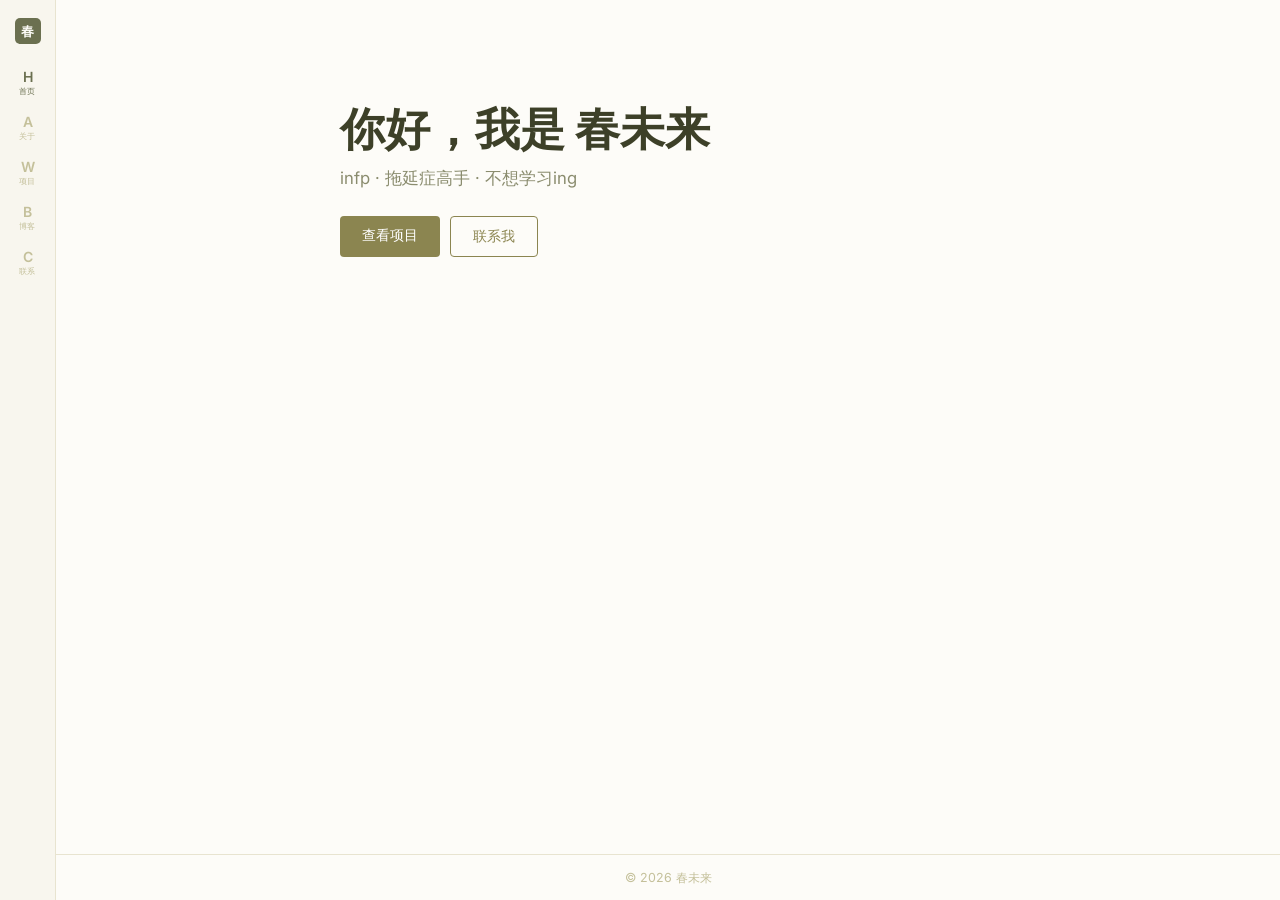
<file: index.html>
<!DOCTYPE html>
<html lang="zh-CN">
<head>
  <meta charset="UTF-8">
  <meta name="viewport" content="width=device-width, initial-scale=1.0">
  <title>春未来</title>
  <link rel="stylesheet" href="css/style.css">
</head>
<body data-page="home">
  <main class="page-content">
    <section class="hero">
      <h1>你好，我是 春未来</h1>
      <p class="tagline"> infp &middot; 拖延症高手 &middot; 不想学习ing </p>
      <div class="hero-actions">
        <a href="projects.html" class="btn btn-primary">查看项目</a>
        <a href="contact.html" class="btn btn-outline">联系我</a>
      </div>
    </section>
  </main>
  <script src="js/main.js"></script>
</body>
</html>
</file>
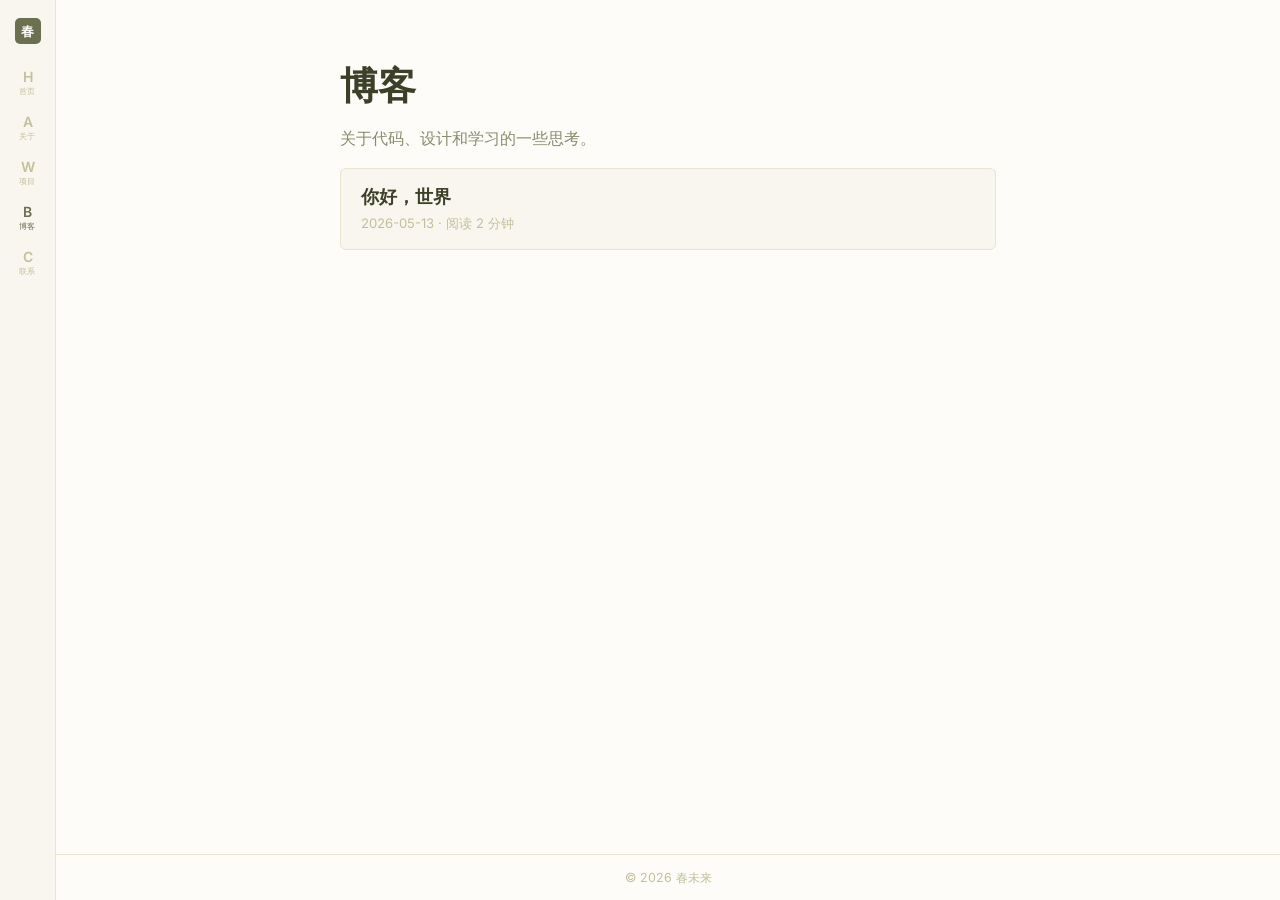
<file: blog/index.html>
<!DOCTYPE html>
<html lang="zh-CN">
<head>
  <meta charset="UTF-8">
  <meta name="viewport" content="width=device-width, initial-scale=1.0">
  <title>博客 — 春未来</title>
  <link rel="stylesheet" href="../css/style.css">
</head>
<body data-page="blog">
  <main class="page-content">
    <h1>博客</h1>
    <p>关于代码、设计和学习的一些思考。</p>

    <div class="section">
      <div class="post-list" id="post-list"></div>
    </div>
  </main>
  <script src="../js/main.js"></script>
  <script src="../js/blog.js"></script>
  <script>renderBlogList('post-list');</script>
</body>
</html>
</file>
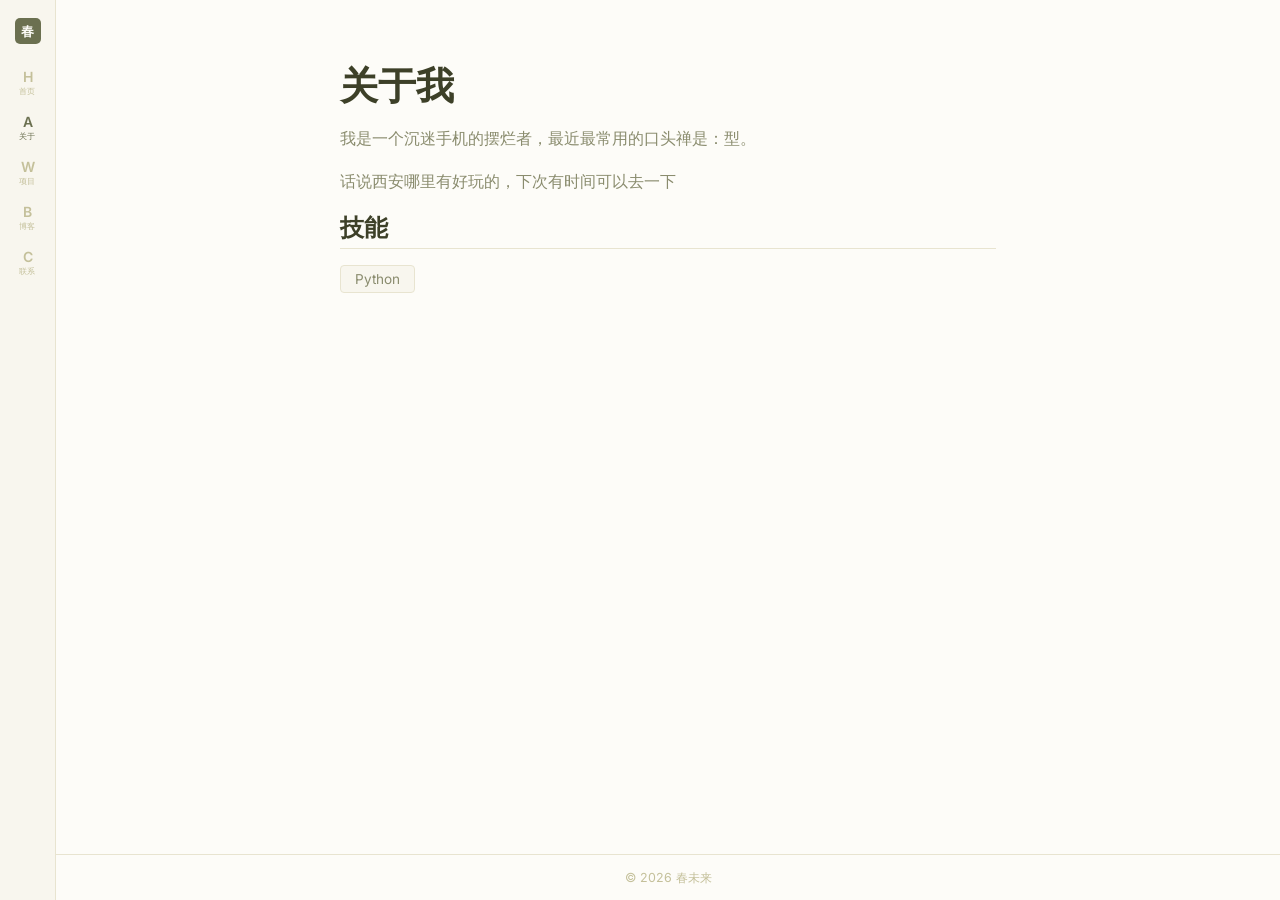
<file: about.html>
<!DOCTYPE html>
<html lang="zh-CN">
<head>
  <meta charset="UTF-8">
  <meta name="viewport" content="width=device-width, initial-scale=1.0">
  <title>关于我 — 春未来</title>
  <link rel="stylesheet" href="css/style.css">
</head>
<body data-page="about">
  <main class="page-content">
    <h1>关于我</h1>
    <p>
      我是一个沉迷手机的摆烂者，最近最常用的口头禅是：型。
    </p>
    <p>
      话说西安哪里有好玩的，下次有时间可以去一下
    </p>

    <div class="section">
      <h2 class="section-title">技能</h2>
      <ul class="skills-list">
        <li class="skill-tag">Python</li>
      </ul>
    </div>
  </main>
  <script src="js/main.js"></script>
</body>
</html>
</file>
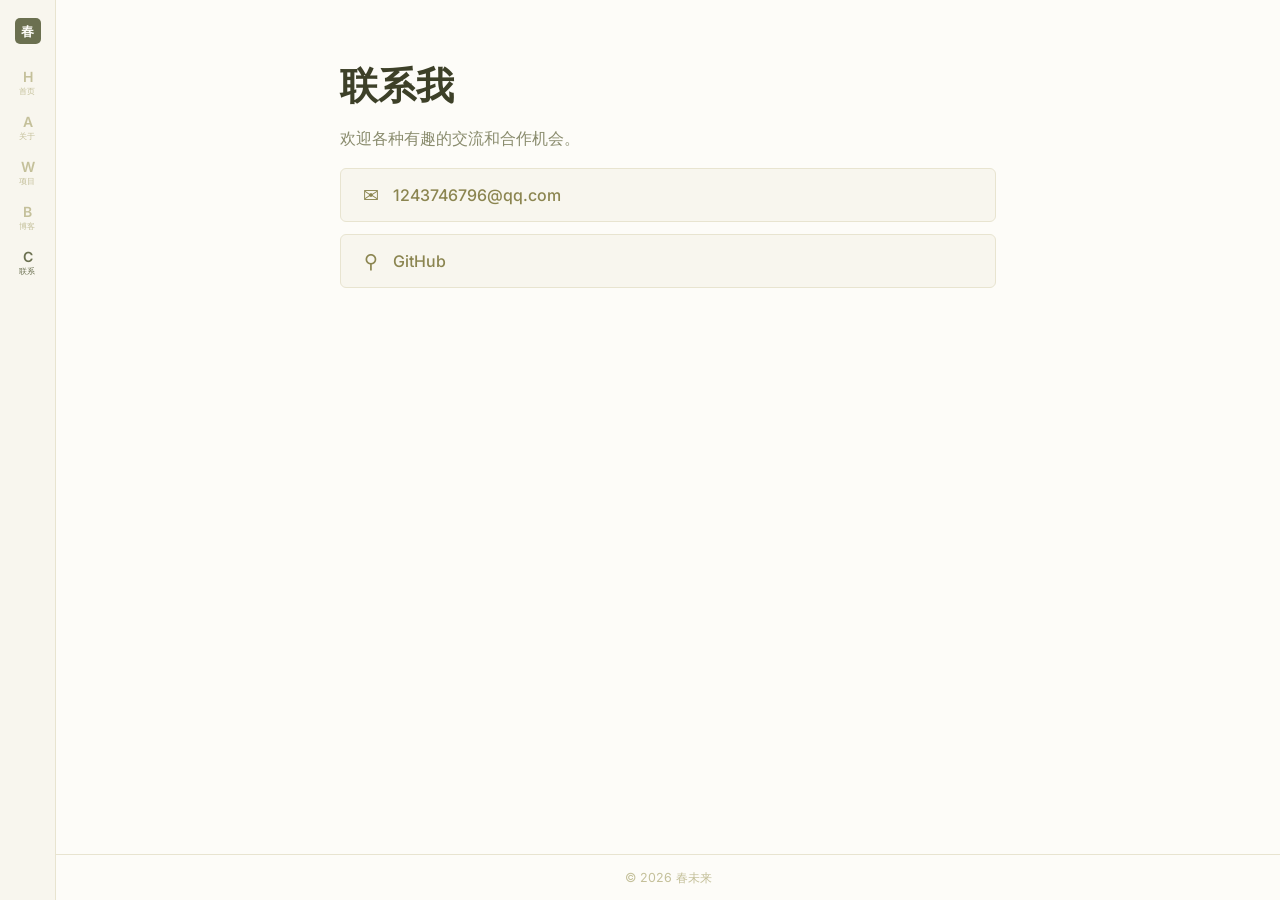
<file: contact.html>
<!DOCTYPE html>
<html lang="zh-CN">
<head>
  <meta charset="UTF-8">
  <meta name="viewport" content="width=device-width, initial-scale=1.0">
  <title>联系我 — 春未来</title>
  <link rel="stylesheet" href="css/style.css">
</head>
<body data-page="contact">
  <main class="page-content">
    <h1>联系我</h1>
    <p>欢迎各种有趣的交流和合作机会。</p>

    <div class="section">
      <div class="contact-links">
        <a href="mailto:1243746796@qq.com" class="contact-link">
          <span class="contact-icon">&#9993;</span>
          <span>1243746796@qq.com</span>
        </a>
        <a href="https://github.com/ChunWL" class="contact-link" target="_blank" rel="noopener">
          <span class="contact-icon">&#9906;</span>
          <span>GitHub</span>
        </a>
      </div>
    </div>
  </main>
  <script src="js/main.js"></script>
</body>
</html>
</file>
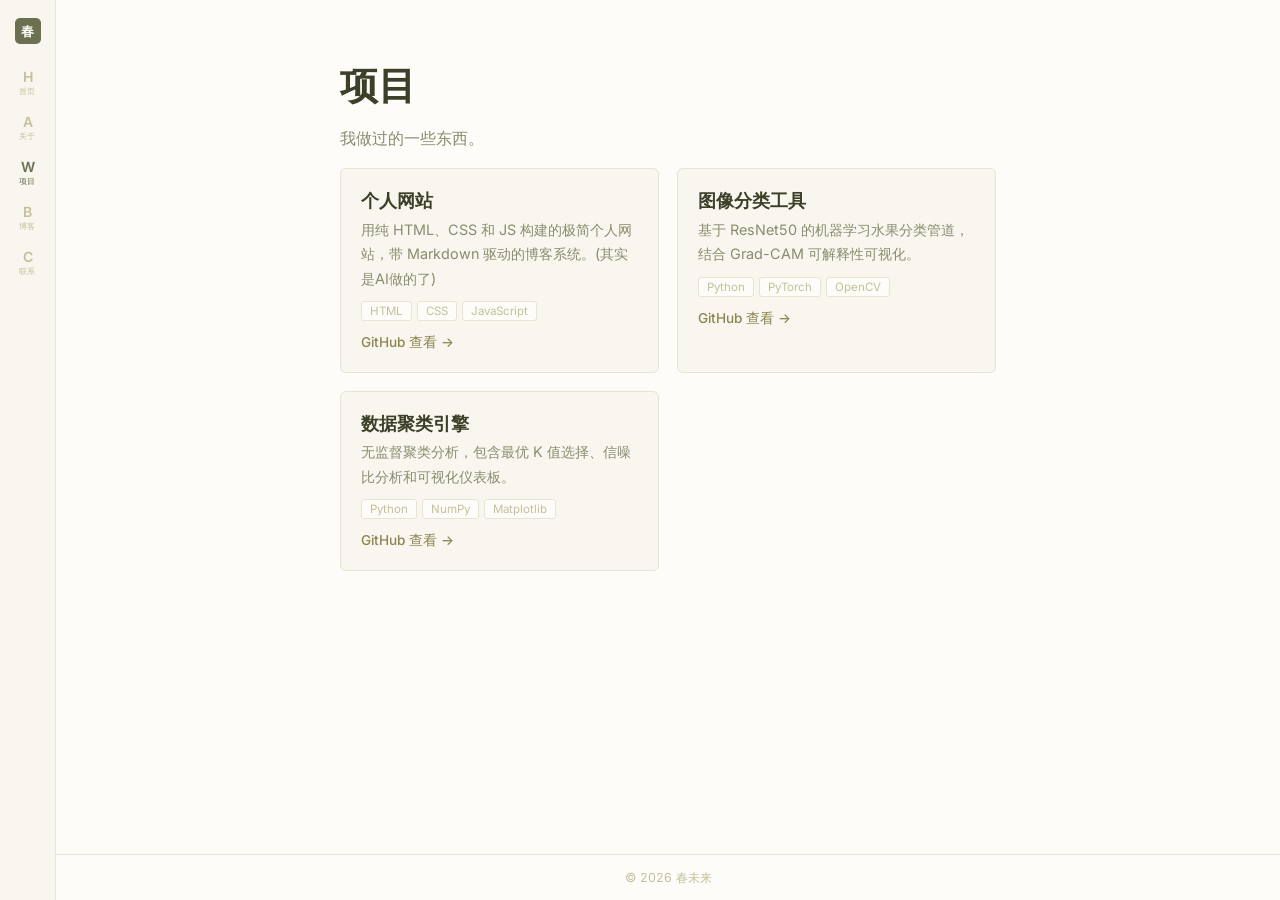
<file: projects.html>
<!DOCTYPE html>
<html lang="zh-CN">
<head>
  <meta charset="UTF-8">
  <meta name="viewport" content="width=device-width, initial-scale=1.0">
  <title>项目 — 春未来</title>
  <link rel="stylesheet" href="css/style.css">
</head>
<body data-page="projects">
  <main class="page-content">
    <h1>项目</h1>
    <p>我做过的一些东西。</p>

    <div class="section">
      <div class="project-grid">
        <div class="project-card">
          <h3>个人网站</h3>
          <p>用纯 HTML、CSS 和 JS 构建的极简个人网站，带 Markdown 驱动的博客系统。(其实是AI做的了)</p>
          <div class="project-tags">
            <span class="project-tag">HTML</span>
            <span class="project-tag">CSS</span>
            <span class="project-tag">JavaScript</span>
          </div>
          <a href="#" class="project-link">GitHub 查看 &rarr;</a>
        </div>
        <div class="project-card">
          <h3>图像分类工具</h3>
          <p>基于 ResNet50 的机器学习水果分类管道，结合 Grad-CAM 可解释性可视化。</p>
          <div class="project-tags">
            <span class="project-tag">Python</span>
            <span class="project-tag">PyTorch</span>
            <span class="project-tag">OpenCV</span>
          </div>
          <a href="#" class="project-link">GitHub 查看 &rarr;</a>
        </div>
        <div class="project-card">
          <h3>数据聚类引擎</h3>
          <p>无监督聚类分析，包含最优 K 值选择、信噪比分析和可视化仪表板。</p>
          <div class="project-tags">
            <span class="project-tag">Python</span>
            <span class="project-tag">NumPy</span>
            <span class="project-tag">Matplotlib</span>
          </div>
          <a href="#" class="project-link">GitHub 查看 &rarr;</a>
        </div>
      </div>
    </div>
  </main>
  <script src="js/main.js"></script>
</body>
</html>
</file>
<file: css/style.css>
@import url('https://fonts.googleapis.com/css2?family=Inter:wght@400;500;600&family=Playfair+Display:wght@600;700&display=swap');

:root {
  --color-primary: #6b7050;
  --color-secondary: #8b8550;
  --color-bg: #fdfcf8;
  --color-bg-alt: #f8f6ee;
  --color-border: #e8e4d0;
  --color-text: #3d4028;
  --color-text-muted: #8a8c6e;
  --color-text-light: #c4c09a;
  --nav-width: 56px;
  --font-heading: 'Playfair Display', Georgia, serif;
  --font-body: 'Inter', system-ui, -apple-system, sans-serif;
}

*, *::before, *::after {
  box-sizing: border-box;
  margin: 0;
  padding: 0;
}

html { font-size: 16px; }

body {
  font-family: var(--font-body);
  background: var(--color-bg);
  color: var(--color-text);
  display: flex;
  min-height: 100vh;
  padding-left: var(--nav-width);
}

/* ---- Sidebar ---- */
.sidebar {
  position: fixed;
  top: 0; left: 0;
  width: var(--nav-width);
  height: 100vh;
  background: var(--color-bg-alt);
  border-right: 1px solid var(--color-border);
  display: flex;
  flex-direction: column;
  align-items: center;
  padding: 18px 0;
  gap: 6px;
  z-index: 100;
}

.sidebar-logo {
  width: 26px; height: 26px;
  background: var(--color-primary);
  color: var(--color-bg);
  border-radius: 5px;
  display: flex;
  align-items: center;
  justify-content: center;
  font-family: var(--font-heading);
  font-size: 13px;
  font-weight: 700;
  text-decoration: none;
  margin-bottom: 14px;
}

.sidebar-item {
  display: flex;
  flex-direction: column;
  align-items: center;
  gap: 2px;
  padding: 6px 4px;
  width: 44px;
  border-radius: 6px;
  text-decoration: none;
  color: var(--color-text-light);
  transition: color 0.2s, background 0.2s;
}

.sidebar-item:hover {
  color: var(--color-primary);
  background: var(--color-border);
}

.sidebar-item.active {
  color: var(--color-primary);
}

.sidebar-icon {
  font-size: 14px;
  font-weight: 600;
  line-height: 1;
}

.sidebar-label {
  font-size: 8px;
  font-weight: 500;
  letter-spacing: 0.02em;
  text-transform: uppercase;
}

/* ---- Page Content ---- */
.page-content {
  flex: 1;
  max-width: 720px;
  margin: 0 auto;
  padding: 60px 32px 40px;
  width: 100%;
}

/* ---- Typography ---- */
h1, h2, h3 {
  font-family: var(--font-heading);
  color: var(--color-text);
  line-height: 1.2;
}

h1 { font-size: 2.4rem; margin-bottom: 0.5em; }
h2 { font-size: 1.6rem; margin-bottom: 0.6em; }
h3 { font-size: 1.15rem; margin-bottom: 0.3em; }

p { line-height: 1.7; color: var(--color-text-muted); margin-bottom: 1em; }

a { color: var(--color-secondary); text-decoration: none; }
a:hover { text-decoration: underline; }

/* ---- Hero ---- */
.hero {
  padding: 40px 0 32px;
}

.hero h1 {
  font-size: 2.8rem;
  margin-bottom: 10px;
}

.hero .tagline {
  font-size: 1.05rem;
  color: var(--color-text-muted);
  margin-bottom: 24px;
}

.hero-actions {
  display: flex;
  gap: 10px;
  flex-wrap: wrap;
}

.btn {
  display: inline-block;
  padding: 10px 22px;
  border-radius: 4px;
  font-size: 0.9rem;
  font-weight: 500;
  text-decoration: none;
  transition: background 0.2s;
}

.btn-primary {
  background: var(--color-secondary);
  color: #fff;
}

.btn-primary:hover {
  background: var(--color-primary);
  text-decoration: none;
}

.btn-outline {
  border: 1.5px solid var(--color-secondary);
  color: var(--color-secondary);
}

.btn-outline:hover {
  background: var(--color-secondary);
  color: #fff;
  text-decoration: none;
}

/* ---- Section ---- */
.section {
  margin-bottom: 40px;
}

.section-title {
  font-size: 1.5rem;
  margin-bottom: 16px;
  padding-bottom: 8px;
  border-bottom: 1px solid var(--color-border);
}

/* ---- Skills ---- */
.skills-list {
  display: flex;
  flex-wrap: wrap;
  gap: 8px;
  list-style: none;
}

.skill-tag {
  background: var(--color-bg-alt);
  border: 1px solid var(--color-border);
  color: var(--color-text-muted);
  padding: 5px 14px;
  border-radius: 4px;
  font-size: 0.85rem;
}

/* ---- Project Cards ---- */
.project-grid {
  display: grid;
  grid-template-columns: repeat(auto-fill, minmax(280px, 1fr));
  gap: 18px;
}

.project-card {
  background: var(--color-bg-alt);
  border: 1px solid var(--color-border);
  border-radius: 6px;
  padding: 20px;
  transition: border-color 0.2s;
}

.project-card:hover {
  border-color: var(--color-secondary);
}

.project-card h3 {
  margin-bottom: 6px;
}

.project-card p {
  font-size: 0.9rem;
  margin-bottom: 10px;
}

.project-tags {
  display: flex;
  flex-wrap: wrap;
  gap: 5px;
  margin-bottom: 10px;
}

.project-tag {
  font-size: 0.72rem;
  color: var(--color-text-light);
  background: var(--color-bg);
  padding: 2px 8px;
  border-radius: 3px;
  border: 1px solid var(--color-border);
}

.project-link {
  font-size: 0.85rem;
  font-weight: 500;
}

/* ---- Blog ---- */
.post-list {
  display: flex;
  flex-direction: column;
  gap: 10px;
}

.post-card {
  display: block;
  background: var(--color-bg-alt);
  border: 1px solid var(--color-border);
  border-radius: 6px;
  padding: 16px 20px;
  text-decoration: none;
  transition: border-color 0.2s;
}

.post-card:hover {
  border-color: var(--color-secondary);
  text-decoration: none;
}

.post-card h3 {
  color: var(--color-text);
  margin-bottom: 4px;
}

.post-meta {
  font-size: 0.82rem;
  color: var(--color-text-light);
}

/* ---- Blog Article ---- */
.blog-article h1 {
  margin-bottom: 6px;
}

.blog-article .post-meta {
  margin-bottom: 24px;
}

.post-body {
  line-height: 1.8;
}

.post-body h2 { margin-top: 1.5em; font-size: 1.3rem; }
.post-body h3 { margin-top: 1.2em; font-size: 1.1rem; }
.post-body p { margin-bottom: 1em; }
.post-body code {
  background: var(--color-bg-alt);
  padding: 2px 6px;
  border-radius: 3px;
  font-size: 0.88em;
  border: 1px solid var(--color-border);
}
.post-body pre {
  background: var(--color-bg-alt);
  border: 1px solid var(--color-border);
  border-radius: 6px;
  padding: 16px;
  overflow-x: auto;
  margin-bottom: 1em;
}
.post-body pre code {
  background: none;
  padding: 0;
  border: none;
}
.post-body ul, .post-body ol {
  margin-bottom: 1em;
  padding-left: 1.5em;
}
.post-body li {
  color: var(--color-text-muted);
  line-height: 1.7;
}

/* ---- Contact ---- */
.contact-links {
  display: flex;
  flex-direction: column;
  gap: 12px;
}

.contact-link {
  display: flex;
  align-items: center;
  gap: 10px;
  background: var(--color-bg-alt);
  border: 1px solid var(--color-border);
  border-radius: 6px;
  padding: 14px 18px;
  text-decoration: none;
  font-weight: 500;
  transition: border-color 0.2s;
}

.contact-link:hover {
  border-color: var(--color-secondary);
  text-decoration: none;
}

.contact-icon {
  font-size: 1.2rem;
  width: 24px; text-align: center;
}

/* ---- Footer ---- */
.site-footer {
  position: fixed;
  bottom: 0; left: var(--nav-width);
  right: 0;
  padding: 12px 32px;
  text-align: center;
  background: var(--color-bg);
  border-top: 1px solid var(--color-border);
}

.site-footer p {
  font-size: 0.78rem;
  color: var(--color-text-light);
  margin: 0;
}

/* ---- Responsive ---- */
@media (max-width: 640px) {
  body {
    padding-left: 0;
    padding-bottom: 0;
  }

  .sidebar {
    position: fixed;
    bottom: 0; top: auto;
    width: 100%; height: auto;
    flex-direction: row;
    justify-content: center;
    gap: 0;
    padding: 6px 8px;
    border-right: none;
    border-top: 1px solid var(--color-border);
  }

  .sidebar-logo { display: none; }

  .sidebar-item {
    flex: 1;
    max-width: 60px;
    padding: 4px 2px;
  }

  .page-content {
    padding: 24px 16px 80px;
  }

  .site-footer {
    display: none;
  }

  .hero h1 { font-size: 2rem; }

  .project-grid {
    grid-template-columns: 1fr;
  }
}
</file>
